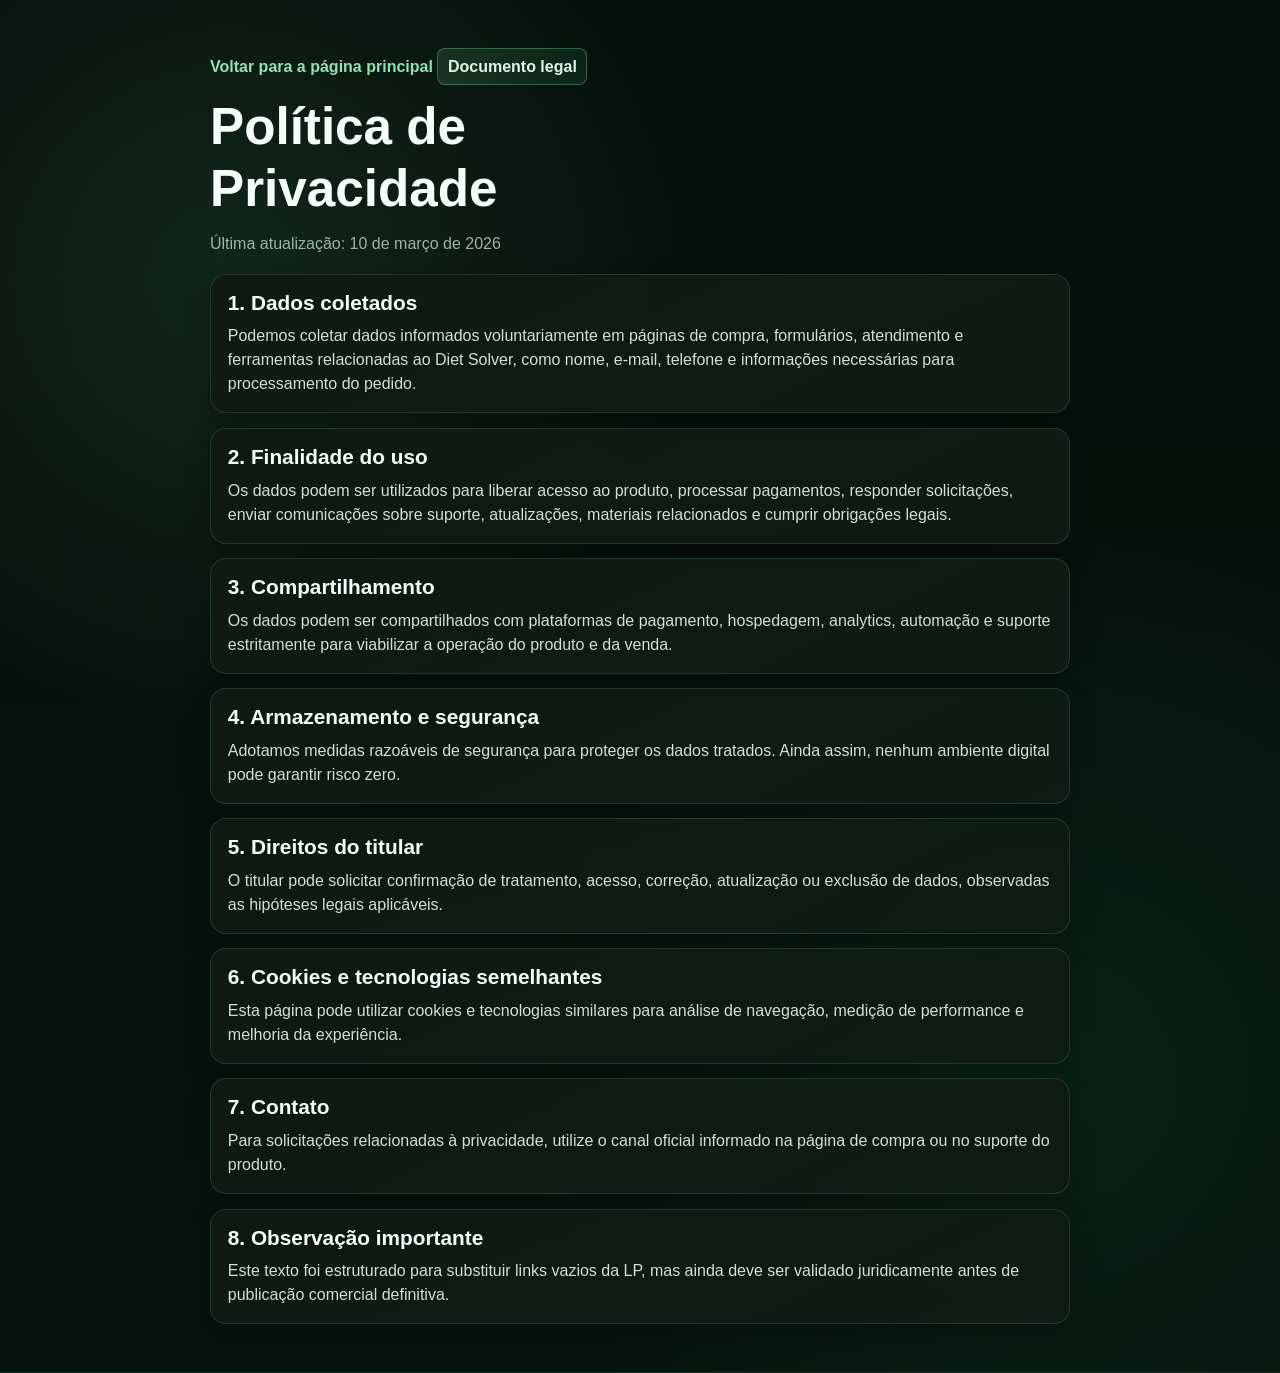
<file: politica-de-privacidade.html>
<!DOCTYPE html>
<html lang="pt-BR">
  <head>
    <meta charset="UTF-8" />
    <meta name="viewport" content="width=device-width, initial-scale=1.0" />
    <title>Política de Privacidade | Diet Solver</title>
    <meta
      name="description"
      content="Política de privacidade da Diet Solver e da Healthy Fit Solutions."
    />
    <link rel="stylesheet" href="CSS/style.css" />
  </head>
  <body>
    <main class="section legal-page" id="conteudo">
      <div class="container legal-container">
        <a class="legal-back" href="index.html">Voltar para a página principal</a>
        <p class="highlight-bar">Documento legal</p>
        <h1>Política de Privacidade</h1>
        <p class="legal-updated">Última atualização: 10 de março de 2026</p>

        <section class="legal-card">
          <h2>1. Dados coletados</h2>
          <p>
            Podemos coletar dados informados voluntariamente em páginas de compra,
            formulários, atendimento e ferramentas relacionadas ao Diet Solver, como
            nome, e-mail, telefone e informações necessárias para processamento do pedido.
          </p>
        </section>

        <section class="legal-card">
          <h2>2. Finalidade do uso</h2>
          <p>
            Os dados podem ser utilizados para liberar acesso ao produto, processar
            pagamentos, responder solicitações, enviar comunicações sobre suporte,
            atualizações, materiais relacionados e cumprir obrigações legais.
          </p>
        </section>

        <section class="legal-card">
          <h2>3. Compartilhamento</h2>
          <p>
            Os dados podem ser compartilhados com plataformas de pagamento, hospedagem,
            analytics, automação e suporte estritamente para viabilizar a operação do
            produto e da venda.
          </p>
        </section>

        <section class="legal-card">
          <h2>4. Armazenamento e segurança</h2>
          <p>
            Adotamos medidas razoáveis de segurança para proteger os dados tratados.
            Ainda assim, nenhum ambiente digital pode garantir risco zero.
          </p>
        </section>

        <section class="legal-card">
          <h2>5. Direitos do titular</h2>
          <p>
            O titular pode solicitar confirmação de tratamento, acesso, correção,
            atualização ou exclusão de dados, observadas as hipóteses legais aplicáveis.
          </p>
        </section>

        <section class="legal-card">
          <h2>6. Cookies e tecnologias semelhantes</h2>
          <p>
            Esta página pode utilizar cookies e tecnologias similares para análise de
            navegação, medição de performance e melhoria da experiência.
          </p>
        </section>

        <section class="legal-card">
          <h2>7. Contato</h2>
          <p>
            Para solicitações relacionadas à privacidade, utilize o canal oficial
            informado na página de compra ou no suporte do produto.
          </p>
        </section>

        <section class="legal-card">
          <h2>8. Observação importante</h2>
          <p>
            Este texto foi estruturado para substituir links vazios da LP, mas ainda
            deve ser validado juridicamente antes de publicação comercial definitiva.
          </p>
        </section>
      </div>
    </main>
  </body>
</html>
</file>
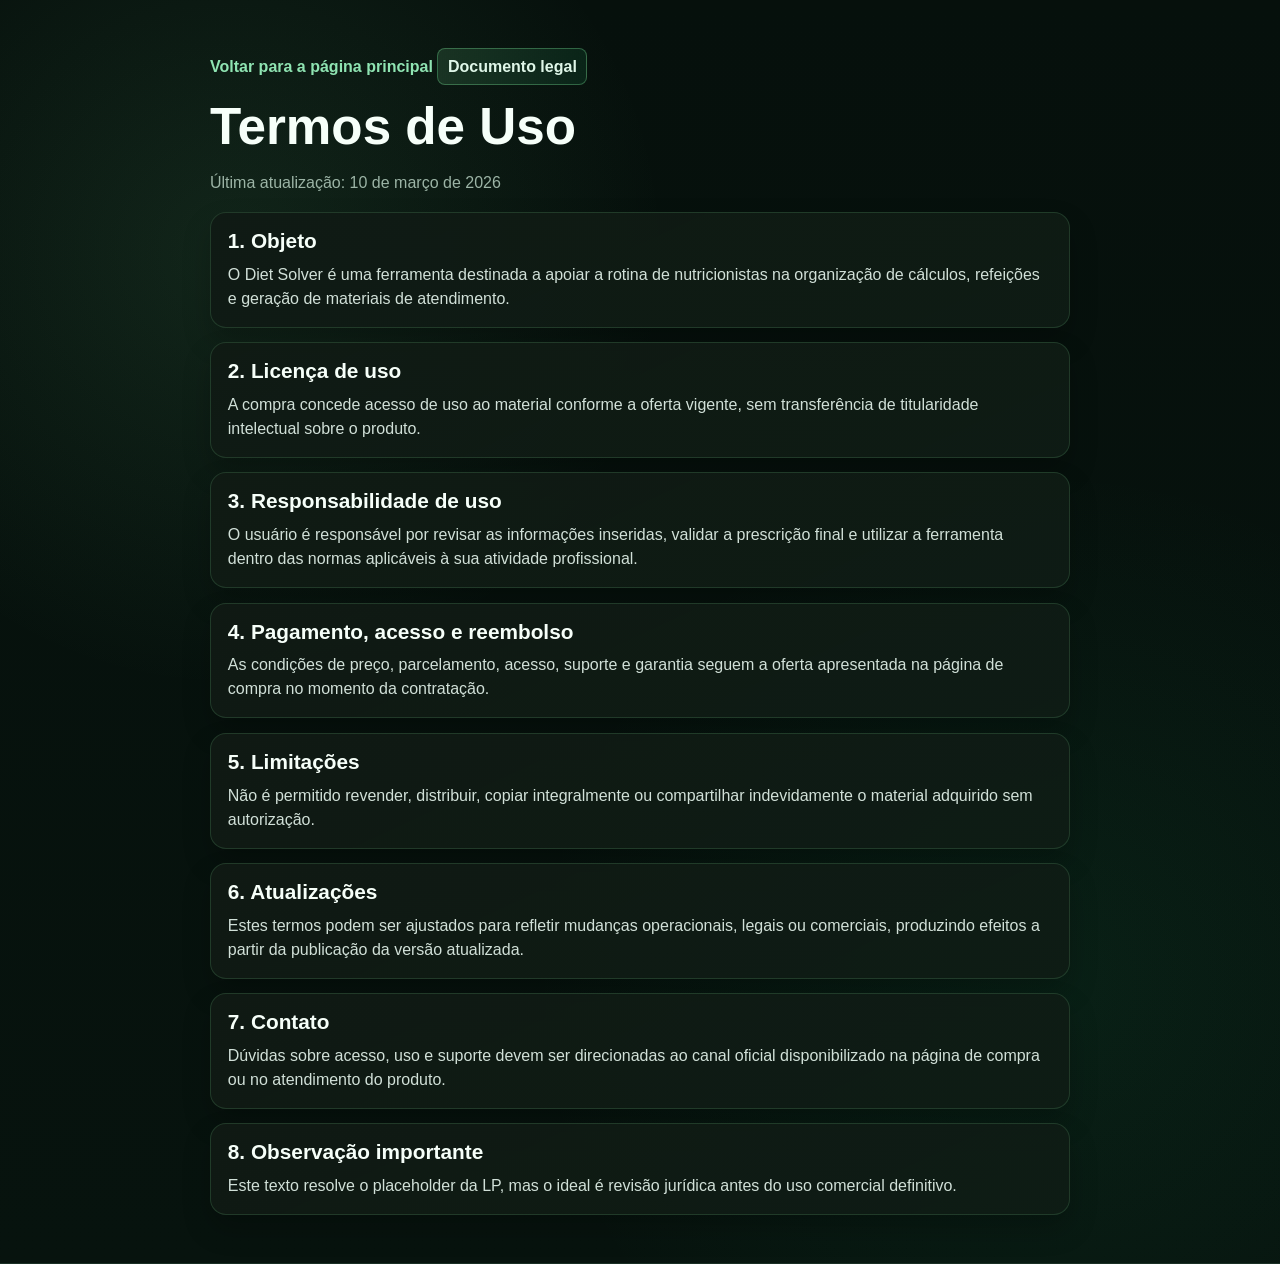
<file: termos-de-uso.html>
<!DOCTYPE html>
<html lang="pt-BR">
  <head>
    <meta charset="UTF-8" />
    <meta name="viewport" content="width=device-width, initial-scale=1.0" />
    <title>Termos de Uso | Diet Solver</title>
    <meta
      name="description"
      content="Termos de uso do Diet Solver e da Healthy Fit Solutions."
    />
    <link rel="stylesheet" href="CSS/style.css" />
  </head>
  <body>
    <main class="section legal-page" id="conteudo">
      <div class="container legal-container">
        <a class="legal-back" href="index.html">Voltar para a página principal</a>
        <p class="highlight-bar">Documento legal</p>
        <h1>Termos de Uso</h1>
        <p class="legal-updated">Última atualização: 10 de março de 2026</p>

        <section class="legal-card">
          <h2>1. Objeto</h2>
          <p>
            O Diet Solver é uma ferramenta destinada a apoiar a rotina de nutricionistas
            na organização de cálculos, refeições e geração de materiais de atendimento.
          </p>
        </section>

        <section class="legal-card">
          <h2>2. Licença de uso</h2>
          <p>
            A compra concede acesso de uso ao material conforme a oferta vigente, sem
            transferência de titularidade intelectual sobre o produto.
          </p>
        </section>

        <section class="legal-card">
          <h2>3. Responsabilidade de uso</h2>
          <p>
            O usuário é responsável por revisar as informações inseridas, validar a
            prescrição final e utilizar a ferramenta dentro das normas aplicáveis à sua
            atividade profissional.
          </p>
        </section>

        <section class="legal-card">
          <h2>4. Pagamento, acesso e reembolso</h2>
          <p>
            As condições de preço, parcelamento, acesso, suporte e garantia seguem a
            oferta apresentada na página de compra no momento da contratação.
          </p>
        </section>

        <section class="legal-card">
          <h2>5. Limitações</h2>
          <p>
            Não é permitido revender, distribuir, copiar integralmente ou compartilhar
            indevidamente o material adquirido sem autorização.
          </p>
        </section>

        <section class="legal-card">
          <h2>6. Atualizações</h2>
          <p>
            Estes termos podem ser ajustados para refletir mudanças operacionais, legais
            ou comerciais, produzindo efeitos a partir da publicação da versão atualizada.
          </p>
        </section>

        <section class="legal-card">
          <h2>7. Contato</h2>
          <p>
            Dúvidas sobre acesso, uso e suporte devem ser direcionadas ao canal oficial
            disponibilizado na página de compra ou no atendimento do produto.
          </p>
        </section>

        <section class="legal-card">
          <h2>8. Observação importante</h2>
          <p>
            Este texto resolve o placeholder da LP, mas o ideal é revisão jurídica antes
            do uso comercial definitivo.
          </p>
        </section>
      </div>
    </main>
  </body>
</html>
</file>
<file: CSS/style.css>
﻿:root {
  --bg: #050905;
  --bg-soft: #0c1510;
  --surface: #101a14;
  --surface-2: #16251d;
  --text: #f6fff9;
  --muted: #c1d0c7;
  --primary: #22c77a;
  --primary-2: #49d6aa;
  --accent: #8fe4b2;
  --danger: #68d7a1;
  --ok: #22c77a;
  --border: #2b4337;
  --shadow: 0 12px 30px rgba(0, 0, 0, 0.35);
  --radius: 14px;
  --container: 1100px;
  --space-1: 0.5rem;
  --space-2: 0.75rem;
  --space-3: 1rem;
  --space-4: 1.5rem;
  --space-5: 2rem;
  --space-6: 3rem;
}

* {
  box-sizing: border-box;
}

html {
  width: 100%;
  max-width: 100%;
  scroll-behavior: smooth;
  overflow-x: hidden;
}

body {
  margin: 0;
  width: 100%;
  max-width: 100%;
  font-family: "Segoe UI", "Arial", sans-serif;
  line-height: 1.5;
  color: var(--text);
  background: linear-gradient(180deg, #050905 0%, #0a130d 42%, #0b1510 100%);
  padding-top: 0;
  overflow-x: hidden;
}

img {
  display: block;
  max-width: 100%;
  height: auto;
}

video,
iframe {
  display: block;
  max-width: 100%;
}

main,
section,
.hero,
.section,
.site-footer,
.video-box,
.video-wrapper,
.solver-showcase,
.showcase-grid,
.showcase-visual {
  max-width: 100%;
  overflow-x: clip;
}

a {
  color: inherit;
  text-decoration: none;
}

.container {
  width: min(100% - 2rem, var(--container));
  margin-inline: auto;
}

.promo-strip {
  position: relative;
  overflow: hidden;
  background: #f31616;
  color: #fff;
  text-align: center;
  padding: 0.5rem 0.85rem;
  font-weight: 700;
  letter-spacing: 0.01em;
  border-bottom: 1px solid rgba(255, 255, 255, 0.2);
  box-shadow: 0 8px 20px rgba(243, 22, 22, 0.28);
  animation: promo-glow 1.8s ease-in-out infinite;
}

.promo-strip p {
  position: relative;
  z-index: 1;
  margin: 0;
  font-size: clamp(0.78rem, 1.45vw, 1.1rem);
  line-height: 1.2;
}

.promo-strip::after {
  content: "";
  position: absolute;
  top: 0;
  left: -35%;
  width: 28%;
  height: 100%;
  transform: skewX(-20deg);
  background: linear-gradient(
    90deg,
    rgba(255, 255, 255, 0) 0%,
    rgba(255, 255, 255, 0.32) 48%,
    rgba(255, 255, 255, 0) 100%
  );
  animation: promo-shine 2.8s linear infinite;
}

@keyframes promo-glow {
  0%,
  100% {
    filter: brightness(1);
  }
  50% {
    filter: brightness(1.14);
  }
}

@keyframes promo-shine {
  0% {
    left: -35%;
    opacity: 0;
  }
  10% {
    opacity: 1;
  }
  45% {
    left: 120%;
    opacity: 0;
  }
  100% {
    left: 120%;
    opacity: 0;
  }
}

.footer-grid a:hover {
  color: #ffffff;
}

.hero {
  padding: var(--space-6) 0 var(--space-5);
  background:
    radial-gradient(circle at 24% 22%, rgba(122, 224, 150, 0.10), transparent 34%),
    radial-gradient(circle at 78% 82%, rgba(34, 199, 122, 0.08), transparent 40%),
    linear-gradient(rgba(5, 9, 5, 0.58), rgba(5, 9, 5, 0.74)),
    url("../assets/fundo-secao-principal.png") center / cover no-repeat;
  background-color: #050905;
  border-bottom: 1px solid #274033;
}

@media (max-width: 767px) {
  .hero {
    background:
      radial-gradient(circle at 24% 20%, rgba(122, 224, 150, 0.08), transparent 38%),
      radial-gradient(circle at 82% 86%, rgba(34, 199, 122, 0.06), transparent 44%),
      linear-gradient(rgba(5, 9, 5, 0.60), rgba(5, 9, 5, 0.76)),
      url("../assets/fundo-secao-principal-mobile.png") center / cover no-repeat;
    background-color: #050905;
  }
}

.hero-vsl {
  width: min(100% - 2rem, 1280px);
  max-width: 1280px;
  margin-inline: auto;
  text-align: center;
}

.hero-vsl h1 {
  margin-inline: auto;
  max-width: 34ch;
  text-wrap: balance;
}

.hero-accent {
  color: #8be6a4;
}

.video-box {
  margin-top: 1rem;
  margin-inline: auto;
  max-width: 980px;
  border: 0;
  border-radius: 14px;
  background: transparent;
  padding: 0;
  box-shadow: none;
  overflow: hidden;
}

.video-wrapper {
  position: relative;
  width: 100%;
  padding-top: 56.25%;
  border-radius: 14px;
  overflow: hidden;
  background: #000;
}

.video-wrapper iframe,
.video-wrapper video {
  position: absolute;
  inset: 0;
  width: 100%;
  height: 100%;
  border: 0;
  object-fit: cover;
  background: #000;
}

.video-controls {
  position: absolute;
  left: 0;
  right: 0;
  bottom: 0;
  max-width: 100%;
  box-sizing: border-box;
  z-index: 2;
  display: flex;
  align-items: center;
  gap: 0.85rem;
  padding: 1rem 1rem 0.85rem;
  background: linear-gradient(180deg, transparent 0%, rgba(0, 0, 0, 0.78) 100%);
}

.video-play-toggle {
  width: 44px;
  height: 44px;
  border: 1px solid rgba(255, 255, 255, 0.18);
  border-radius: 999px;
  background: rgba(8, 14, 10, 0.82);
  color: #fff;
  display: inline-flex;
  align-items: center;
  justify-content: center;
  cursor: pointer;
  flex: 0 0 auto;
  transition: transform 0.15s ease, background 0.2s ease, border-color 0.2s ease;
}

.video-play-toggle:hover {
  transform: translateY(-1px);
  background: rgba(14, 22, 16, 0.92);
  border-color: rgba(122, 224, 150, 0.38);
}

.video-play-icon {
  font-size: 1rem;
  line-height: 1;
}

.video-timeline-wrap {
  flex: 1;
  min-width: 0;
}

.video-progress {
  -webkit-appearance: none;
  appearance: none;
  width: 100%;
  height: 6px;
  margin: 0;
  border-radius: 999px;
  background: linear-gradient(
    90deg,
    #28e85f 0%,
    #28e85f var(--progress, 0%),
    rgba(255, 255, 255, 0.22) var(--progress, 0%),
    rgba(255, 255, 255, 0.22) 100%
  );
  outline: none;
  cursor: pointer;
}

.video-progress::-webkit-slider-thumb {
  -webkit-appearance: none;
  appearance: none;
  width: 16px;
  height: 16px;
  border: 0;
  border-radius: 50%;
  background: #28e85f;
  box-shadow: 0 0 0 3px rgba(40, 232, 95, 0.18);
}

.video-progress::-moz-range-track {
  height: 6px;
  border-radius: 999px;
  background: rgba(255, 255, 255, 0.22);
}

.video-progress::-moz-range-progress {
  height: 6px;
  border-radius: 999px;
  background: #28e85f;
}

.video-progress::-moz-range-thumb {
  width: 16px;
  height: 16px;
  border: 0;
  border-radius: 50%;
  background: #28e85f;
  box-shadow: 0 0 0 3px rgba(40, 232, 95, 0.18);
}

.video-time {
  margin-top: 0.45rem;
  display: flex;
  align-items: center;
  gap: 0.35rem;
  color: rgba(255, 255, 255, 0.92);
  font-size: 0.95rem;
  font-weight: 600;
}

.video-time-separator {
  color: rgba(255, 255, 255, 0.55);
}

.vsl-audio-hint {
  position: absolute;
  left: 50%;
  top: 50%;
  transform: translate(-50%, -50%);
  width: min(50%, 320px);
  min-height: 118px;
  border: 2px solid rgba(255, 255, 255, 0.96);
  border-radius: 6px;
  padding: 0.7rem 0.9rem;
  background: rgba(58, 212, 179, 0.88);
  display: flex;
  align-items: center;
  justify-content: center;
  gap: 0.75rem;
  z-index: 2;
  pointer-events: auto;
  cursor: pointer;
  animation: pulse-soft 2.2s ease-in-out infinite;
  transition:
    opacity 0.22s ease,
    transform 0.22s ease,
    background 0.2s ease,
    border-color 0.2s ease;
}

.vsl-audio-hint:hover {
  background: rgba(58, 212, 179, 0.94);
  border-color: rgba(255, 255, 255, 1);
}

.vsl-audio-hint.is-hidden {
  opacity: 0;
  transform: translate(-50%, -50%) translateY(8px);
  pointer-events: none;
}

.vsl-audio-icon {
  width: 78px;
  height: 60px;
  margin: 0.35rem auto 0.4rem;
  border-radius: 12px;
  background: rgba(255, 255, 255, 0.06);
  display: grid;
  place-items: center;
  flex: 0 0 auto;
}

.vsl-audio-icon svg {
  width: 70px;
  height: 70px;
  fill: none;
  stroke: #fff;
  stroke-width: 1.4;
  stroke-linecap: round;
  stroke-linejoin: round;
}

.vsl-audio-text {
  width: 100%;
  text-align: center;
}

.vsl-audio-text strong {
  display: block;
  font-size: clamp(0.82rem, 1.1vw, 1rem);
  font-weight: 800;
  color: #fff;
  line-height: 1.05;
  text-shadow: 0 2px 10px rgba(0, 0, 0, 0.14);
}

.vsl-audio-text span {
  display: block;
  font-size: clamp(0.78rem, 1.05vw, 0.95rem);
  font-weight: 800;
  color: #fff;
  line-height: 1.05;
  text-shadow: 0 2px 10px rgba(0, 0, 0, 0.14);
}

@keyframes pulse-soft {
  0% {
    transform: translate(-50%, -50%) scale(1);
    box-shadow: 0 0 0 0 rgba(30, 200, 109, 0.35);
  }
  50% {
    transform: translate(-50%, -50%) scale(1.015);
    box-shadow: 0 0 0 12px rgba(30, 200, 109, 0);
  }
  100% {
    transform: translate(-50%, -50%) scale(1);
    box-shadow: 0 0 0 0 rgba(30, 200, 109, 0);
  }
}

@media (max-width: 640px) {
  .solver-showcase {
    display: none;
  }

  .video-controls {
    gap: 0.65rem;
    padding: 0.8rem 0.7rem 0.7rem;
  }

  .video-play-toggle {
    width: 38px;
    height: 38px;
  }

  .video-time {
    margin-top: 0.35rem;
    font-size: 0.82rem;
  }

  .vsl-audio-hint {
    width: min(58%, 220px);
    min-height: 96px;
    padding: 0.55rem 0.65rem;
    border-radius: 6px;
    border-width: 2px;
  }

  .vsl-audio-icon {
    width: 58px;
    height: 46px;
    margin: 0.2rem auto 0.28rem;
    border-radius: 10px;
  }

  .vsl-audio-icon svg {
    width: 52px;
    height: 52px;
  }

  .vsl-audio-text strong {
    font-size: 0.72rem;
  }

  .vsl-audio-text span {
    font-size: 0.7rem;
  }
}

.hero-benefits {
  list-style: none;
  padding: 0;
  margin: 1rem auto 0;
  max-width: 760px;
  width: fit-content;
  display: grid;
  gap: 0.5rem;
  text-align: left;
  justify-items: start;
}

.hero-benefits li {
  display: flex;
  align-items: center;
  justify-content: flex-start;
  gap: 0.5rem;
  color: rgba(255, 255, 255, 0.84);
  font-weight: 500;
  font-size: clamp(0.88rem, 1.02vw, 0.94rem);
  letter-spacing: 0.01em;
}

.hero-benefits svg {
  width: 17px;
  height: 17px;
  flex: 0 0 auto;
  border: 1px solid rgba(137, 230, 164, 0.45);
  border-radius: 50%;
  padding: 1px;
  stroke: rgba(137, 230, 164, 0.72);
  stroke-width: 2.2;
  fill: none;
}

/* Wrapper opcional para centralizacao perfeita do CTA */
.cta-wrapper {
  display: flex;
  justify-content: center;
  width: 100%;
  margin-top: 2.25rem;
}

/* CTA principal do hero (suporta classe existente e alternativa) */
.hero-main-cta,
.cta-hero {
  margin-top: 2.25rem;
  margin-inline: auto;
  display: flex;
  justify-content: center;
  align-items: center;
  width: 100%;
  max-width: 760px;
  padding: 1.125rem 2.25rem;
  font-size: clamp(1rem, 1.2vw, 1.0625rem);
  font-weight: 800;
  letter-spacing: 0;
}

.hero-main-cta:hover,
.cta-hero:hover {
  transform: scale(1.03);
  filter: brightness(1.04);
  box-shadow: 0 14px 30px rgba(40, 232, 95, 0.36);
}

.hero-proof {
  margin-top: 0.75rem;
  width: min(100%, 620px);
  margin-inline: auto;
  text-align: center;
}

.hero-proof-top {
  margin: 0;
  color: #9fb4a8;
  font-size: clamp(0.8rem, 1.05vw, 0.95rem);
}

.hero-proof-bottom {
  margin-top: 0.65rem;
  display: flex;
  align-items: center;
  justify-content: center;
  gap: 0.55rem;
}

.proof-avatars {
  display: flex;
  align-items: center;
  height: 30px;
  overflow: hidden;
}

.proof-avatar {
  width: 30px;
  height: 30px;
  flex: 0 0 30px;
  border-radius: 50%;
  border: 2px solid #0a130f;
  background: #163025;
  display: block;
  margin-left: -7px;
  overflow: hidden;
}

.proof-avatar:first-child {
  margin-left: 0;
}

.proof-avatar img {
  width: 100%;
  height: 100%;
  max-width: none;
  min-width: 100%;
  object-fit: cover;
  display: block;
}

.hero-proof-text {
  margin: 0;
  color: #c9ddd2;
  font-size: clamp(0.82rem, 1.15vw, 0.95rem);
}

.badge {
  display: inline-block;
  background: rgba(122, 224, 150, 0.12);
  border: 1px solid rgba(122, 224, 150, 0.42);
  color: #ddf7e8;
  border-radius: 999px;
  padding: 0.3rem 0.65rem;
  font-size: 0.75rem;
  font-weight: 700;
  margin-bottom: 0.8rem;
  animation: badge-pulse 2.4s ease-in-out infinite;
}

h1,
h2,
h3 {
  margin: 0 0 0.8rem;
  line-height: 1.2;
}

h1 {
  font-size: clamp(1.9rem, 7vw, 3.2rem);
  max-width: 17ch;
}

h2 {
  font-size: clamp(1.4rem, 4vw, 2.1rem);
  max-width: 30ch;
}

.hero-sub {
  color: var(--muted);
  max-width: 55ch;
  margin-inline: auto;
  margin-bottom: 1.25rem;
}

.btn {
  display: inline-flex;
  justify-content: center;
  align-items: center;
  width: 100%;
  font-weight: 800;
  font-size: 0.84rem;
  letter-spacing: 0.2px;
  border-radius: 12px;
  border: 1px solid transparent;
  padding: 0.8rem 0.95rem;
  transition: transform 0.15s ease, box-shadow 0.2s ease, filter 0.2s ease;
}

.btn:focus-visible,
.faq-question:focus-visible {
  outline: 3px solid var(--accent);
  outline-offset: 2px;
}

.btn-primary {
  position: relative;
  overflow: hidden;
  isolation: isolate;
  border-radius: 999px;
  background: linear-gradient(90deg, #28e85f 0%, #1fcf8e 52%, #19c9c9 100%);
  color: #04140d;
  box-shadow: 0 10px 20px rgba(40, 232, 95, 0.32);
}

.btn-primary::after {
  content: "";
  position: absolute;
  top: -35%;
  left: -42%;
  width: 34%;
  height: 170%;
  transform: skewX(-22deg);
  background: linear-gradient(
    90deg,
    rgba(255, 255, 255, 0) 0%,
    rgba(255, 255, 255, 0.48) 50%,
    rgba(255, 255, 255, 0) 100%
  );
  pointer-events: none;
  animation: cta-shine 5s linear infinite;
}

@keyframes cta-shine {
  0% {
    left: -42%;
    opacity: 0;
  }
  2% {
    opacity: 0.95;
  }
  11% {
    left: 120%;
    opacity: 0;
  }
  100% {
    left: 120%;
    opacity: 0;
  }
}

.btn-secondary {
  background: transparent;
  border-color: #37624a;
  color: #e9fff2;
}

.btn:hover {
  transform: translateY(-1px);
  filter: brightness(1.05);
}

.btn:active {
  transform: translateY(1px);
}

.trust-bar {
  margin-top: 1rem;
  display: flex;
  flex-wrap: wrap;
  gap: 0.6rem;
}

.trust-bar span {
  border: 1px solid #2f4f40;
  border-radius: 999px;
  color: #cde8db;
  font-size: 0.78rem;
  padding: 0.3rem 0.7rem;
}

.compare-card ul,
.checklist,
.offer ul {
  margin: 0;
  padding-left: 1rem;
}

.compare-card li,
.checklist li,
.offer li {
  margin-bottom: 0.45rem;
  color: #d0eedf;
}

.section {
  padding: var(--space-6) 0;
  border-bottom: 1px solid #1a3025;
}

.pain {
  position: relative;
  overflow: hidden;
  background: #050905;
  isolation: isolate;
}

.pain .container {
  position: relative;
  z-index: 1;
  max-width: 1100px;
  margin-inline: auto;
}

.pain h2 {
  max-width: 24ch;
  margin-inline: auto;
  text-align: center;
  font-size: clamp(1.35rem, 2.6vw, 2.2rem);
  line-height: 1.05;
  margin-bottom: 1.2rem;
  text-wrap: balance;
}

.pain-accent {
  color: #cbead8;
}

.highlight-bar {
  display: inline-block;
  background: linear-gradient(90deg, rgba(122, 224, 150, 0.14), rgba(34, 199, 122, 0.10));
  border: 1px solid rgba(122, 224, 150, 0.34);
  border-radius: 8px;
  padding: 0.35rem 0.6rem;
  margin: 0 0 0.7rem;
  font-weight: 700;
  color: #dff6e8;
}

.pain .highlight-bar {
  padding: 0.5rem 1rem;
  border-radius: 14px;
  font-size: clamp(0.82rem, 1.15vw, 1.02rem);
  font-weight: 700;
  margin-inline: auto;
  display: table;
}

.bullet-grid {
  list-style: none;
  padding: 0;
  margin: 1rem 0;
  display: grid;
  gap: 0.7rem;
}

.bullet-grid li,
.checklist li {
  background: var(--surface);
  border: 1px solid var(--border);
  border-radius: 10px;
  padding: 0.8rem 0.9rem;
  box-shadow: 0 6px 14px rgba(0, 0, 0, 0.22);
}

.pain .bullet-grid {
  gap: 0.65rem;
}

.pain .bullet-grid li {
  border-radius: 14px;
  padding: 0.72rem 0.9rem;
  font-size: clamp(0.9rem, 1.15vw, 1.25rem);
  border-color: rgba(122, 224, 150, 0.25);
  background:
    linear-gradient(120deg, rgba(14, 27, 20, 0.98), rgba(12, 23, 17, 0.92)),
    radial-gradient(circle at 96% 88%, rgba(122, 224, 150, 0.14), transparent 28%);
  box-shadow:
    inset 0 0 0 1px rgba(122, 224, 150, 0.08),
    0 0 0 1px rgba(122, 224, 150, 0.08),
    0 10px 24px rgba(0, 0, 0, 0.3);
}

.pain .bullet-grid li:last-child {
  grid-column: 1 / -1;
  font-weight: 700;
}

.mini-box {
  margin-top: 1rem;
  border: 1px solid #365443;
  background: linear-gradient(160deg, #172a21, #122219);
  border-radius: 12px;
  padding: 0.95rem;
  color: #d5f9e6;
}

.pain .mini-box {
  margin-top: 0.9rem;
  border-radius: 16px;
  padding: 1rem 1.2rem 0.9rem;
  border-color: rgba(122, 224, 150, 0.3);
  background:
    linear-gradient(135deg, rgba(14, 30, 20, 0.96), rgba(11, 23, 16, 0.96)),
    radial-gradient(circle at 95% 90%, rgba(122, 224, 150, 0.14), transparent 36%);
  box-shadow:
    inset 0 0 0 1px rgba(122, 224, 150, 0.12),
    0 12px 26px rgba(0, 0, 0, 0.35);
}

.pain .mini-box > strong {
  display: block;
  font-size: clamp(1.1rem, 1.8vw, 1.7rem);
  color: #dff6e8;
  margin-bottom: 0.45rem;
}

.mini-box ul {
  margin: 0.55rem 0 0;
  padding-left: 1.1rem;
}

.mini-box li {
  margin-bottom: 0.25rem;
}

.impact-list {
  list-style: none;
  padding: 0;
  margin: 0;
  display: grid;
  gap: 0.3rem;
}

.impact-list li {
  position: relative;
  padding-left: 1.45rem;
  font-size: clamp(0.95rem, 1.25vw, 1.25rem);
  font-weight: 700;
  margin: 0;
}

.impact-list li::before {
  content: "";
  position: absolute;
  left: 0;
  top: 0.33em;
  width: 0.75rem;
  height: 0.75rem;
  border-radius: 50%;
  border: 1.5px solid #7fd89a;
  box-shadow: inset 0 0 0 2px rgba(13, 33, 20, 0.85);
}

.pain .reveal {
  opacity: 0;
  transform: translateY(18px);
  transition: opacity 0.55s ease, transform 0.55s ease;
  will-change: opacity, transform;
}

.pain .reveal.is-visible {
  opacity: 1;
  transform: translateY(0);
}

.pain .bullet-grid li.reveal:nth-child(1) {
  transition-delay: 0.05s;
}
.pain .bullet-grid li.reveal:nth-child(2) {
  transition-delay: 0.12s;
}
.pain .bullet-grid li.reveal:nth-child(3) {
  transition-delay: 0.19s;
}
.pain .bullet-grid li.reveal:nth-child(4) {
  transition-delay: 0.26s;
}
.pain .bullet-grid li.reveal:nth-child(5) {
  transition-delay: 0.33s;
}
.pain .mini-box.reveal {
  transition-delay: 0.38s;
}

.card-grid {
  display: grid;
  gap: 0.9rem;
}

.card,
.step-card,
.compare-card,
.support-box,
.offer-box,
.faq-item {
  background: linear-gradient(155deg, var(--surface), var(--surface-2));
  border: 1px solid var(--border);
  border-radius: var(--radius);
  padding: 1rem;
  box-shadow: var(--shadow);
}

.card p,
.step-card p,
.section-note,
.support-box p,
.faq-answer p,
.site-footer p {
  color: var(--muted);
  margin: 0;
}

.section-note {
  margin-top: 1rem;
  font-weight: 600;
}

.solution {
  position: relative;
  overflow: hidden;
  background: #0a120d;
  isolation: isolate;
}

/* Mantem o conteudo acima da camada de efeitos. */
.solution > :not(.bg-effects),
.pain > :not(.bg-effects) {
  position: relative;
  z-index: 1;
}

/* Camada base dos efeitos de fundo. */
.solution .bg-effects,
.pain .bg-effects {
  position: absolute;
  inset: 0;
  z-index: 0;
  pointer-events: none;
  backface-visibility: hidden;
  transform: translateZ(0);
}

/* Glow horizontal verde (centro da secao). */
.solution .bg-effects::before,
.pain .bg-effects::before {
  content: "";
  position: absolute;
  inset: -6% -10%;
  background:
    radial-gradient(
      ellipse 72% 30% at 50% 46%,
      rgba(122, 224, 150, 0.17) 0%,
      rgba(96, 205, 132, 0.10) 34%,
      rgba(42, 98, 66, 0.05) 58%,
      rgba(7, 11, 18, 0) 82%
    );
  filter: blur(1.2px);
}

/* Textura sutil de particulas/poeira iluminada. */
.solution .bg-effects::after,
.pain .bg-effects::after {
  content: "";
  position: absolute;
  inset: 0;
  background-image:
    radial-gradient(circle at 16% 22%, rgba(208, 255, 220, 0.10) 0 1px, transparent 1.6px),
    radial-gradient(circle at 78% 30%, rgba(180, 244, 203, 0.08) 0 1px, transparent 1.8px),
    radial-gradient(circle at 58% 72%, rgba(158, 232, 184, 0.08) 0 1px, transparent 1.7px),
    radial-gradient(circle at 28% 78%, rgba(150, 218, 176, 0.06) 0 1px, transparent 1.9px);
  background-size: 210px 190px, 250px 220px, 230px 210px, 270px 240px;
  background-repeat: repeat;
  mix-blend-mode: screen;
  opacity: 0.20;
}

/* Seção 3: dark mais suave (menos brilho que a seção 2). */
.solution .bg-effects::before {
  background:
    radial-gradient(
      ellipse 72% 30% at 50% 46%,
      rgba(122, 224, 150, 0.11) 0%,
      rgba(96, 205, 132, 0.07) 34%,
      rgba(42, 98, 66, 0.03) 58%,
      rgba(10, 18, 13, 0) 82%
    );
}

.solution .bg-effects::after {
  background-image:
    radial-gradient(circle at 16% 22%, rgba(208, 255, 220, 0.07) 0 1px, transparent 1.6px),
    radial-gradient(circle at 78% 30%, rgba(180, 244, 203, 0.06) 0 1px, transparent 1.8px),
    radial-gradient(circle at 58% 72%, rgba(158, 232, 184, 0.05) 0 1px, transparent 1.7px),
    radial-gradient(circle at 28% 78%, rgba(150, 218, 176, 0.04) 0 1px, transparent 1.9px);
  opacity: 0.2;
}

@media (min-width: 992px) {
  .pain .bg-effects::before {
    inset: -10% -12%;
    background:
      radial-gradient(
        ellipse 76% 32% at 50% 45%,
        rgba(132, 238, 166, 0.20) 0%,
        rgba(102, 214, 144, 0.12) 34%,
        rgba(44, 97, 67, 0.06) 58%,
        rgba(7, 11, 18, 0) 84%
      );
  }

  .pain .bg-effects::after {
    opacity: 0.24;
  }

  .solution .bg-effects::before {
    inset: -10% -12%;
    background:
      radial-gradient(
        ellipse 76% 32% at 50% 45%,
        rgba(132, 238, 166, 0.14) 0%,
        rgba(102, 214, 144, 0.09) 34%,
        rgba(44, 97, 67, 0.05) 58%,
        rgba(10, 18, 13, 0) 84%
      );
  }

  .solution .bg-effects::after {
    opacity: 0.22;
  }
}

.solution .container {
  max-width: 1100px;
  margin-inline: auto;
}

.solution h2 {
  max-width: 20ch;
  margin-inline: auto;
  text-align: center;
  font-size: clamp(1.5rem, 3vw, 2.45rem);
  line-height: 1.1;
  margin-bottom: 0.55rem;
  color: #f0faf3;
}

.solution-accent {
  color: #8be6a4;
}

.solution .highlight-bar {
  border-radius: 12px;
  padding: 0.42rem 0.85rem;
  font-size: clamp(0.82rem, 1vw, 0.95rem);
  margin-inline: auto;
  display: table;
  color: #dff6e8;
  background: linear-gradient(90deg, rgba(122, 224, 150, 0.14), rgba(34, 199, 122, 0.1));
  border-color: rgba(122, 224, 150, 0.34);
}

.solution-lead {
  margin-top: 0;
  margin-bottom: 0.95rem;
  max-width: 62ch;
  margin-inline: auto;
  text-align: center;
  color: #c4d4cc;
  font-size: clamp(0.96rem, 1.15vw, 1.12rem);
  line-height: 1.45;
  font-weight: 400;
}

.solution .card-grid.four {
  gap: 0.75rem;
}

.solution-card {
  position: relative;
  border-color: rgba(122, 224, 150, 0.24);
  border-radius: 14px;
  padding: 0.9rem 0.9rem 0.82rem;
  background:
    linear-gradient(130deg, rgba(13, 27, 20, 0.95), rgba(15, 33, 24, 0.9)),
    radial-gradient(circle at 95% 94%, rgba(122, 224, 150, 0.1), transparent 34%);
  box-shadow:
    inset 0 0 0 1px rgba(122, 224, 150, 0.08),
    0 8px 18px rgba(0, 0, 0, 0.28);
}

.solution-card::after {
  content: "";
  position: absolute;
  right: -1px;
  bottom: -1px;
  width: 30%;
  height: 3px;
  border-radius: 999px;
  background: linear-gradient(90deg, rgba(169, 255, 96, 0), rgba(169, 255, 96, 0.72));
  filter: blur(0.25px);
}

.solution-card-head {
  display: flex;
  align-items: flex-start;
  gap: 0.55rem;
  margin-bottom: 0.35rem;
}

.solution-icon {
  width: 36px;
  height: 36px;
  border-radius: 9px;
  flex: 0 0 auto;
  display: grid;
  place-items: center;
  border: 1px solid rgba(160, 236, 113, 0.35);
  background: linear-gradient(145deg, rgba(157, 255, 94, 0.18), rgba(48, 103, 67, 0.2));
  box-shadow:
    0 0 9px rgba(157, 255, 94, 0.2),
    inset 0 0 0 1px rgba(210, 255, 156, 0.12);
}

.solution-icon svg {
  width: 20px;
  height: 20px;
  stroke: #d6f8b2;
  fill: none;
  stroke-width: 1.85;
  stroke-linecap: round;
  stroke-linejoin: round;
}

.solution-card h3 {
  margin: 0;
  font-size: clamp(1rem, 1.2vw, 1.2rem);
  line-height: 1.15;
  color: #f0fbf4;
}

.solution-card p {
  color: #d9eade;
  margin: 0;
  font-size: clamp(0.92rem, 1.05vw, 1rem);
  line-height: 1.45;
}

.solution .reveal {
  opacity: 0;
  transform: translateY(18px);
  transition: opacity 0.55s ease, transform 0.55s ease;
  will-change: opacity, transform;
}

.solution .reveal.is-visible {
  opacity: 1;
  transform: translateY(0);
}

.solution .solution-card.reveal:nth-child(1) {
  transition-delay: 0.08s;
}
.solution .solution-card.reveal:nth-child(2) {
  transition-delay: 0.16s;
}
.solution .solution-card.reveal:nth-child(3) {
  transition-delay: 0.24s;
}
.solution .solution-card.reveal:nth-child(4) {
  transition-delay: 0.32s;
}

.beneficios-sub {
  text-align: center;
  margin-top: 0;
  margin-bottom: 0.95rem;
  max-width: 62ch;
  margin-inline: auto;
  color: #95a993;
}

#beneficios {
  background:
    radial-gradient(circle at 50% 20%, rgba(122, 224, 150, 0.1), transparent 32%),
    linear-gradient(180deg, #070d08 0%, #0a120d 100%);
}

#beneficios h2 {
  max-width: 20ch;
  margin-inline: auto;
  text-align: center;
  font-size: clamp(1.5rem, 3vw, 2.45rem);
  line-height: 1.1;
  margin-bottom: 0.55rem;
  color: #f0faf3;
}

#beneficios .highlight-bar {
  margin-inline: auto;
  display: table;
}

.beneficios-compare {
  display: grid;
  gap: 1rem;
  justify-content: center;
  max-width: 1120px;
  margin-inline: auto;
}

.beneficio-panel {
  background: linear-gradient(140deg, rgba(20, 31, 26, 0.94), rgba(17, 27, 22, 0.9));
  border: 1px solid rgba(122, 224, 150, 0.2);
  border-radius: 18px;
  padding: 1.15rem 1.1rem;
  box-shadow: 0 10px 24px rgba(0, 0, 0, 0.32);
}

.beneficios-reveal {
  opacity: 0;
  transform: translateY(14px);
  transition: opacity 0.45s ease, transform 0.45s ease;
}

.beneficios-reveal.is-visible {
  opacity: 1;
  transform: translateY(0);
}

/* Efeito puf nos quadrados ao entrar na viewport. */
.puff-reveal {
  opacity: 0;
  transform: scale(0.94);
  filter: blur(4px);
  transition: transform 0.55s ease, opacity 0.55s ease, filter 0.55s ease;
  will-change: transform, opacity, filter;
}

.puff-reveal.is-visible {
  opacity: 1;
  transform: scale(1);
  filter: blur(0);
}

.beneficios-compare .puff-reveal:nth-child(1) {
  transition-delay: 0.06s;
}

.beneficios-compare .puff-reveal:nth-child(2) {
  transition-delay: 0.16s;
}

.beneficio-panel h3 {
  margin: 0 0 0.85rem;
  font-size: clamp(1.05rem, 1.5vw, 1.35rem);
  letter-spacing: 0.02em;
}

.beneficio-panel ul {
  list-style: none;
  margin: 0;
  padding: 0;
  display: grid;
  gap: 0.75rem;
}

.beneficio-panel li {
  position: relative;
  padding-left: 1.8rem;
  color: #c8d7cf;
  font-size: clamp(0.95rem, 1.2vw, 1.1rem);
}

.beneficio-panel li::before {
  content: "";
  position: absolute;
  left: 0;
  top: 0.19rem;
  width: 1.05rem;
  height: 1.05rem;
  border-radius: 50%;
  display: grid;
  place-items: center;
  font-size: 0.72rem;
  font-weight: 700;
  line-height: 1;
}

.beneficio-panel.before {
  border-color: rgba(255, 91, 91, 0.3);
}

.beneficio-panel.before h3 {
  color: #ff5757;
}

.beneficio-panel.before li::before {
  content: "×";
  color: #ff5757;
  border: 1.5px solid #ff5757;
  box-shadow: inset 0 0 0 2px rgba(45, 10, 10, 0.92);
}

.beneficio-panel.after {
  border-color: rgba(92, 228, 142, 0.34);
}

.beneficio-panel.after h3 {
  color: #4de09a;
}

.beneficio-panel.after li::before {
  content: "✓";
  color: #4de09a;
  border: 1.5px solid #4de09a;
  box-shadow: inset 0 0 0 2px rgba(7, 35, 20, 0.95);
}

@media (min-width: 900px) {
  .beneficios-compare {
    grid-template-columns: 1fr 1fr;
  }
}

#como-funciona {
  position: relative;
  overflow: hidden;
  background:
    radial-gradient(circle at 50% 34%, rgba(122, 224, 150, 0.11), transparent 44%),
    linear-gradient(180deg, #070d08 0%, #08110c 100%);
}

#como-funciona .highlight-bar,
#como-funciona h2 {
  text-align: center;
  margin-inline: auto;
}

#como-funciona .highlight-bar {
  display: table;
}

#como-funciona h2 {
  max-width: 18ch;
  font-size: clamp(1.55rem, 3.1vw, 2.45rem);
  margin-bottom: 1.2rem;
  line-height: 1.1;
}

.steps {
  position: relative;
  display: grid;
  gap: 1rem;
}

.step-card {
  position: relative;
  isolation: isolate;
  background: linear-gradient(155deg, rgba(16, 27, 21, 0.95), rgba(17, 31, 24, 0.9));
  border-color: rgba(122, 224, 150, 0.27);
  box-shadow: 0 14px 30px rgba(0, 0, 0, 0.34);
  padding: 1.1rem 1rem 1rem;
  transition: transform 0.28s ease, box-shadow 0.28s ease, border-color 0.28s ease;
}

.step-card:hover {
  transform: translateY(-6px);
  border-color: rgba(139, 230, 164, 0.48);
  box-shadow: 0 18px 36px rgba(0, 0, 0, 0.45);
}

.step-icon {
  width: 42px;
  height: 42px;
  border-radius: 11px;
  display: inline-grid;
  place-items: center;
  margin-bottom: 0.7rem;
  border: 1px solid rgba(147, 235, 171, 0.38);
  background: linear-gradient(140deg, rgba(102, 220, 141, 0.2), rgba(18, 49, 34, 0.56));
}

.step-icon svg {
  width: 20px;
  height: 20px;
  stroke: #d6f8b2;
  fill: none;
  stroke-width: 1.8;
  stroke-linecap: round;
  stroke-linejoin: round;
}

.step-index {
  display: block;
  font-size: clamp(2rem, 3.2vw, 3rem);
  line-height: 1;
  font-weight: 800;
  color: #56da8e;
  margin-bottom: 0.4rem;
}

.step-card h3 {
  margin: 0 0 0.45rem;
  font-size: clamp(1.18rem, 1.55vw, 1.55rem);
  line-height: 1.2;
}

.step-card p {
  margin: 0;
  font-size: clamp(0.96rem, 1.05vw, 1.06rem);
}

.step-card small {
  color: #cfeedd;
  display: block;
  margin-top: 0.55rem;
  font-size: 0.95rem;
}

.calc-section {
  background:
    repeating-linear-gradient(
      135deg,
      rgba(150, 220, 178, 0.04) 0 2px,
      transparent 2px 16px
    ),
    repeating-linear-gradient(
      45deg,
      rgba(120, 196, 155, 0.03) 0 1px,
      transparent 1px 14px
    ),
    radial-gradient(circle at 50% 12%, rgba(78, 220, 145, 0.12), transparent 38%),
    linear-gradient(180deg, #050b08 0%, #070f0c 100%);
  background-size: auto, auto, auto, auto;
  background-repeat: repeat, repeat, no-repeat, no-repeat;
}

.calc-card {
  max-width: 920px;
  margin: 0 auto;
  padding: clamp(1rem, 2.5vw, 2rem);
  border-radius: 22px;
  border: 1px solid rgba(120, 230, 165, 0.22);
  background:
    linear-gradient(145deg, rgba(14, 21, 18, 0.92), rgba(13, 20, 17, 0.92)),
    radial-gradient(circle at 50% 0%, rgba(100, 230, 160, 0.1), transparent 50%);
  box-shadow:
    0 20px 55px rgba(0, 0, 0, 0.45),
    inset 0 0 0 1px rgba(120, 230, 165, 0.08);
  text-align: center;
}

.calc-pill {
  display: inline-flex;
  margin: 0 0 0.9rem;
  padding: 0.35rem 0.75rem;
  border-radius: 999px;
  border: 1px solid rgba(120, 230, 165, 0.35);
  background: rgba(32, 88, 60, 0.28);
  color: #d8ffe8;
  font-weight: 700;
  font-size: 0.82rem;
  letter-spacing: 0.03em;
  text-transform: uppercase;
}

.calc-card h2 {
  margin: 0 auto;
  max-width: 28ch;
  font-size: clamp(1.35rem, 2.35vw, 2.1rem);
  line-height: 1.1;
  color: #f2fff7;
  text-align: center;
  text-wrap: balance;
}

.calc-subtitle {
  margin: 0.7rem auto 1.35rem;
  max-width: 60ch;
  color: #aec8ba;
}

.calc-input-grid {
  display: grid;
  gap: 0.8rem;
  margin-bottom: 1rem;
  grid-template-columns: repeat(3, minmax(0, 1fr));
}

.calc-field {
  text-align: left;
}

.calc-field label {
  display: block;
  margin-bottom: 0.4rem;
  color: #9db9ab;
  font-size: 0.85rem;
  font-weight: 700;
  letter-spacing: 0.02em;
  text-transform: uppercase;
}

.calc-field input {
  width: 100%;
  border: 1px solid rgba(120, 230, 165, 0.2);
  border-radius: 12px;
  background: #0b1410;
  color: #eafff3;
  padding: 0.85rem 0.9rem;
  font-size: 1.1rem;
  outline: none;
}

.calc-field input:focus {
  border-color: rgba(120, 230, 165, 0.5);
  box-shadow: 0 0 0 2px rgba(120, 230, 165, 0.16);
}

.calc-result-grid {
  display: grid;
  gap: 0.8rem;
  grid-template-columns: repeat(2, minmax(0, 1fr));
  margin-bottom: 0.8rem;
}

.calc-result-box {
  border-radius: 14px;
  border: 1px solid rgba(120, 230, 165, 0.16);
  background: #0a1210;
  padding: 0.9rem 0.8rem;
  color: #d9efe3;
}

.calc-result-box strong {
  color: #43e19a;
}

.calc-highlight {
  margin-bottom: 0.8rem;
  border-radius: 14px;
  border: 1px solid rgba(120, 230, 165, 0.24);
  background: linear-gradient(135deg, rgba(30, 70, 52, 0.33), rgba(14, 33, 24, 0.33));
  padding: 0.95rem;
  font-size: clamp(1.05rem, 2vw, 1.5rem);
  font-weight: 700;
  color: #d7ffeb;
}

.calc-highlight strong {
  color: #39df97;
}

.calc-final-box {
  margin-top: 0.35rem;
  border-radius: 18px;
  border: 1px solid rgba(120, 230, 165, 0.25);
  background: linear-gradient(150deg, rgba(20, 45, 33, 0.48), rgba(14, 27, 21, 0.48));
  padding: 1.05rem 0.9rem;
}

.calc-final-label {
  margin: 0 0 0.35rem;
  color: #92ab9c;
  text-transform: uppercase;
  font-size: 0.78rem;
  letter-spacing: 0.08em;
  font-weight: 700;
}

.calc-final-value {
  margin: 0;
  font-size: clamp(1.85rem, 4.6vw, 3rem);
  line-height: 1;
  font-weight: 800;
  color: #39df97;
  text-shadow: 0 0 22px rgba(57, 223, 151, 0.16);
}

.calc-note {
  margin: 0.8rem 0 1rem;
  color: #8ea99b;
  font-size: 0.9rem;
}

.calc-cta {
  width: 100%;
  max-width: 680px;
  margin-inline: auto;
}

@media (min-width: 1024px) {
  .calc-card {
    max-width: 860px;
    padding: 1.3rem 1.35rem;
  }

  .calc-subtitle {
    margin-bottom: 1.1rem;
  }
}

.compare-grid,
.content-grid,
.footer-grid {
  display: grid;
  gap: 1rem;
}

.compare-card.before {
  border-color: #3e5d4b;
}

.compare-card.after {
  border-color: #3a7256;
}

.testimonials-section {
  background:
    radial-gradient(circle at 20% 18%, rgba(122, 224, 150, 0.1), transparent 36%),
    radial-gradient(circle at 82% 80%, rgba(34, 199, 122, 0.08), transparent 42%),
    linear-gradient(180deg, #060f0a 0%, #06110c 100%);
}

.testimonials-section .highlight-bar {
  margin-inline: auto;
  display: table;
}

.testimonials-section h2 {
  max-width: 28ch;
  margin-inline: auto;
  margin-bottom: 0.55rem;
  text-align: center;
  font-size: clamp(1.5rem, 3vw, 2.45rem);
  line-height: 1.1;
  color: #f0faf3;
  text-wrap: balance;
}

.testimonials-title span {
  display: block;
}

.testimonials-sub {
  margin: 0 auto 1rem;
  max-width: 62ch;
  text-align: center;
  color: #9eb4a7;
  font-size: clamp(0.95rem, 1.05vw, 1.05rem);
}

.testimonials-carousel {
  margin-top: 1.1rem;
}

.testimonials-marquee {
  position: relative;
  overflow-x: auto;
  overflow-y: hidden;
  padding-bottom: 0.55rem;
  -webkit-mask-image: linear-gradient(
    90deg,
    transparent 0%,
    rgba(0, 0, 0, 1) 8%,
    rgba(0, 0, 0, 1) 92%,
    transparent 100%
  );
  mask-image: linear-gradient(
    90deg,
    transparent 0%,
    rgba(0, 0, 0, 1) 8%,
    rgba(0, 0, 0, 1) 92%,
    transparent 100%
  );
  scroll-snap-type: none;
  -webkit-overflow-scrolling: touch;
  scrollbar-width: thin;
  scrollbar-color: transparent transparent;
  cursor: grab;
  touch-action: pan-x;
  overscroll-behavior-x: contain;
  scroll-behavior: auto;
  -ms-overflow-style: none;
  user-select: none;
  -webkit-user-select: none;
}

.testimonials-track {
  display: flex;
  gap: 1rem;
  align-items: start;
  width: max-content;
  padding-inline: 0.1rem;
}

.testimonials-marquee::-webkit-scrollbar {
  height: 0;
  display: none;
}

.testimonials-marquee::-webkit-scrollbar-track {
  background: transparent;
}

.testimonials-marquee::-webkit-scrollbar-thumb {
  background: transparent;
}

.testimonials-marquee:active {
  cursor: grabbing;
}

.testimonials-marquee.is-dragging {
  cursor: grabbing;
}

.testimonial {
  position: relative;
  flex: 0 0 auto;
  border-radius: 20px;
  padding: 1.15rem 1.15rem 1.05rem;
  border: 1px solid rgba(122, 224, 150, 0.2);
  background:
    linear-gradient(145deg, rgba(13, 27, 20, 0.94), rgba(11, 24, 18, 0.94)),
    radial-gradient(circle at 90% 90%, rgba(122, 224, 150, 0.11), transparent 36%);
  box-shadow:
    inset 0 0 0 1px rgba(122, 224, 150, 0.07),
    0 12px 30px rgba(0, 0, 0, 0.33);
  transition: transform 0.2s ease, border-color 0.2s ease, box-shadow 0.2s ease;
}

.testimonial-image-card {
  margin: 0;
  padding: 0;
  overflow: hidden;
  background:
    linear-gradient(145deg, rgba(13, 27, 20, 0.94), rgba(11, 24, 18, 0.94)),
    radial-gradient(circle at 90% 90%, rgba(122, 224, 150, 0.11), transparent 36%);
}

.testimonial-image-card::before {
  content: none;
}

.testimonial-image-card img {
  width: min(320px, 28vw);
  aspect-ratio: 9 / 16;
  object-fit: cover;
  display: block;
  user-select: none;
  -webkit-user-select: none;
  -webkit-touch-callout: none;
  pointer-events: none;
}

.testimonial:hover {
  transform: translateY(-4px);
  border-color: rgba(122, 224, 150, 0.42);
  box-shadow:
    inset 0 0 0 1px rgba(122, 224, 150, 0.12),
    0 16px 34px rgba(0, 0, 0, 0.38);
}

.testimonial::before {
  content: "“";
  position: absolute;
  right: 1rem;
  top: 0.65rem;
  color: rgba(122, 224, 150, 0.25);
  font-size: 3rem;
  line-height: 1;
  font-weight: 700;
}

.testimonial-stars {
  margin: 0 0 0.6rem;
  color: #72e8a8;
  letter-spacing: 0.08em;
  font-size: 0.9rem;
  font-weight: 700;
}

.testimonial-text {
  margin: 0;
  color: #d7e6de;
  font-size: clamp(1rem, 1.2vw, 1.08rem);
  line-height: 1.55;
}

.testimonial-author {
  margin: 0.95rem 0 0;
  padding-top: 0.75rem;
  border-top: 1px solid rgba(122, 224, 150, 0.2);
}

.testimonial-author strong {
  display: block;
  margin: 0;
  color: #f6fff9;
  font-size: clamp(1.02rem, 1.2vw, 1.15rem);
}

.testimonial-author span {
  display: block;
  margin-top: 0.22rem;
  color: #9fb4a7;
  font-size: 0.88rem;
}

.offer {
  position: relative;
  overflow: hidden;
  isolation: isolate;
  background:
    radial-gradient(circle at 50% 12%, rgba(122, 224, 150, 0.14), transparent 40%),
    radial-gradient(circle at 14% 84%, rgba(34, 199, 122, 0.08), transparent 46%),
    linear-gradient(180deg, #060d08 0%, #07110c 100%);
}

.offer::before {
  content: "";
  position: absolute;
  inset: 0;
  background: url("../assets/oferta-bg.png") center / cover no-repeat;
  opacity: 0.14;
  pointer-events: none;
  z-index: 0;
}

.offer-wrap {
  position: relative;
  z-index: 1;
  max-width: 760px;
  margin-inline: auto;
  text-align: center;
}

.offer-pill {
  display: inline-block;
  margin: 0 0 0.75rem;
  padding: 0.42rem 1rem;
  position: relative;
  overflow: hidden;
  border-radius: 999px;
  border: 1px solid rgba(122, 224, 150, 0.35);
  background: rgba(26, 58, 41, 0.45);
  color: #8ce3af;
  letter-spacing: 0.09em;
  font-size: clamp(0.72rem, 1vw, 0.9rem);
  font-weight: 700;
  animation: offer-pill-pulse 2.8s ease-in-out infinite;
}

.offer-pill::after {
  content: "";
  position: absolute;
  top: -20%;
  left: -38%;
  width: 30%;
  height: 160%;
  transform: skewX(-20deg);
  background: linear-gradient(
    90deg,
    rgba(255, 255, 255, 0) 0%,
    rgba(210, 255, 230, 0.42) 50%,
    rgba(255, 255, 255, 0) 100%
  );
  pointer-events: none;
  animation: offer-pill-shine 4.2s linear infinite;
}

.offer-title {
  margin: 0 auto;
  max-width: 18ch;
  font-size: clamp(1.5rem, 3vw, 2.2rem);
  line-height: 1.15;
  color: #f2fcf6;
}

.offer-subtitle {
  margin: 0.8rem auto 1.2rem;
  max-width: 27ch;
  color: #b4c7bc;
  font-size: clamp(0.95rem, 1.15vw, 1.1rem);
}

.offer-box {
  max-width: 700px;
  margin-inline: auto;
  border: 1px solid rgba(122, 224, 150, 0.26);
  border-radius: 18px;
  padding: clamp(0.95rem, 2.2vw, 1.4rem);
  background:
    radial-gradient(circle at 50% 0%, rgba(122, 224, 150, 0.12), transparent 48%),
    linear-gradient(170deg, rgba(13, 26, 20, 0.94), rgba(10, 19, 15, 0.96));
  box-shadow:
    inset 0 0 0 1px rgba(122, 224, 150, 0.08),
    0 16px 34px rgba(0, 0, 0, 0.34);
}

.offer-box h3 {
  margin: 0;
  font-size: clamp(1.35rem, 2vw, 1.85rem);
  color: #f1fbf5;
}

.offer-box h3 span {
  color: #73e1a5;
}

.offer-audience,
.offer-benefits {
  list-style: none;
  padding: 0;
  text-align: left;
}

.offer-audience {
  margin: 0.75rem 0 0;
  padding-bottom: 0.75rem;
  border-bottom: 1px solid rgba(122, 224, 150, 0.22);
}

.offer-audience li,
.offer-benefits li {
  position: relative;
  margin: 0;
  padding: 0.34rem 0 0.34rem 1.75rem;
  color: #d2e4db;
  font-size: clamp(0.92rem, 1.1vw, 1rem);
}

.offer-audience li::before,
.offer-benefits li::before {
  content: "✓";
  position: absolute;
  left: 0;
  top: 0.28rem;
  color: #69d99d;
  font-weight: 800;
  font-size: 1rem;
}

.offer-price {
  margin: 0.65rem 0 0.7rem;
  padding: 0.8rem 0.15rem;
  border-bottom: 1px solid rgba(122, 224, 150, 0.22);
  border-top: 1px solid rgba(122, 224, 150, 0.22);
}

.offer-preprice {
  margin: 0 0 0.55rem;
  color: #a9c0b2;
  font-size: clamp(0.84rem, 0.98vw, 0.96rem);
  line-height: 1.4;
  text-align: center;
}

.offer-price-old {
  margin: 0;
  color: #8ca093;
  font-size: clamp(0.9rem, 1vw, 1.02rem);
}

.offer-price-main {
  margin: 0.22rem 0 0;
  color: #e6f2eb;
  font-size: clamp(1.22rem, 1.9vw, 1.75rem);
}

.offer-price-main strong,
.offer-price-cash strong {
  color: #6be09f;
}

.offer-price-cash {
  margin: 0.05rem 0 0;
  color: #e6f2eb;
  font-size: clamp(1.22rem, 2.1vw, 2.05rem);
}

.offer-benefits {
  margin: 0.65rem 0 0.8rem;
}

.offer-cta {
  width: 100%;
  max-width: 540px;
  margin-inline: auto;
  border-radius: 12px;
  background: linear-gradient(90deg, #28e85f 0%, #1fcf8e 52%, #19c9c9 100%);
  color: #04140d;
  font-size: clamp(0.95rem, 1.2vw, 1.12rem);
  font-weight: 800;
  padding: 0.82rem 1rem;
  border: 1px solid rgba(120, 230, 165, 0.3);
  box-shadow: 0 10px 22px rgba(40, 232, 95, 0.28);
}

.offer-proof {
  margin: 0.75rem 0 0;
  color: #a8beaf;
  font-size: clamp(0.8rem, 0.95vw, 0.9rem);
}

.offer-proof strong {
  color: #e1f2e8;
}

.offer-footnote {
  margin: 0.35rem 0 0;
  color: #8fa295;
  font-size: clamp(0.8rem, 0.9vw, 0.88rem);
}

.guarantee {
  position: relative;
  overflow: hidden;
  background:
    radial-gradient(circle at 50% 25%, rgba(122, 224, 150, 0.12), transparent 44%),
    linear-gradient(180deg, #06100d 0%, #050d0a 100%);
}

.guarantee-wrap {
  max-width: 820px;
  margin-inline: auto;
  text-align: center;
}

.guarantee-badge {
  width: 190px;
  height: 190px;
  margin: 0 auto 1rem;
  position: relative;
  animation: guarantee-badge-float 3.6s ease-in-out infinite;
}

.guarantee-badge::before {
  content: none;
}

.guarantee-badge::after {
  content: none;
}

.guarantee-badge-img {
  display: block;
  width: 100%;
  height: 100%;
  object-fit: contain;
  filter: drop-shadow(0 0 20px rgba(240, 189, 88, 0.28));
  position: relative;
  z-index: 1;
}

.guarantee h2 {
  margin: 0 auto;
  max-width: 20ch;
  text-align: center;
  text-wrap: balance;
}

.guarantee-lead {
  margin: 0.85rem auto 0;
  max-width: 34ch;
  color: #b7c8c0;
  font-size: clamp(1.05rem, 1.7vw, 1.65rem);
  line-height: 1.45;
}

.guarantee-lead strong {
  color: #e8f8ef;
}

.guarantee-note {
  margin: 0.9rem auto 0;
  max-width: 48ch;
  color: #8ca096;
  font-size: clamp(0.92rem, 1.1vw, 1.08rem);
  line-height: 1.45;
}

@keyframes guarantee-badge-float {
  0%,
  100% {
    transform: translateY(0) scale(1);
    filter: brightness(1);
  }
  50% {
    transform: translateY(-5px) scale(1.015);
    filter: brightness(1.06);
  }
}

@keyframes offer-pill-pulse {
  0%,
  100% {
    box-shadow: 0 0 0 0 rgba(122, 224, 150, 0.18);
    filter: brightness(1);
  }
  50% {
    box-shadow: 0 0 0 7px rgba(122, 224, 150, 0);
    filter: brightness(1.08);
  }
}

@keyframes offer-pill-shine {
  0% {
    left: -38%;
    opacity: 0;
  }
  6% {
    opacity: 1;
  }
  22% {
    left: 120%;
    opacity: 0;
  }
  100% {
    left: 120%;
    opacity: 0;
  }
}

@media (max-width: 700px) {
  .offer-title {
    max-width: 18ch;
  }

  .offer-subtitle {
    max-width: 23ch;
  }

  .offer-proof {
    line-height: 1.5;
  }
}

@media (max-width: 480px) {
  .guarantee-badge {
    width: 150px;
    height: 150px;
  }
}

.faq-list {
  display: grid;
  gap: 0.8rem;
}

.faq-item {
  padding: 0;
  overflow: hidden;
}

.faq-question {
  width: 100%;
  border: 0;
  background: transparent;
  color: #f4f7ff;
  text-align: left;
  font-size: 1rem;
  font-weight: 700;
  padding: 1rem;
  cursor: pointer;
}

.faq-question::after {
  content: "+";
  float: right;
}

.faq-question[aria-expanded="true"]::after {
  content: "-";
}

.faq-answer {
  padding: 0 1rem 1rem;
}

.faq-guarantee {
  background:
    radial-gradient(circle at 20% 25%, rgba(122, 224, 150, 0.1), transparent 42%),
    radial-gradient(circle at 85% 78%, rgba(34, 199, 122, 0.08), transparent 46%),
    linear-gradient(180deg, #060f0a 0%, #07120d 100%);
  color: var(--text);
}

.faq-guarantee-grid {
  display: grid;
  gap: 1.4rem;
  align-items: start;
}

.faq-guarantee-left {
  padding: 1rem 0.4rem;
  text-align: center;
}

.faq-guarantee-left h2 {
  margin: 0.2rem auto 0;
  max-width: 20ch;
  color: #f2fff7;
  font-size: clamp(1.45rem, 2.8vw, 2.1rem);
  line-height: 1.15;
}

.faq-guarantee-text {
  margin: 0.9rem auto 1.1rem;
  max-width: 42ch;
  color: #a8beb1;
  font-size: 1rem;
  line-height: 1.55;
}

.faq-guarantee .guarantee-badge {
  margin: 0 auto 0.5rem;
}

.faq-guarantee-right h2 {
  margin: 0 0 0.9rem;
  max-width: none;
  color: #f1fbf5;
  font-size: clamp(1.45rem, 2.6vw, 2.1rem);
}

.faq-guarantee-right h2 span {
  color: #74e2a6;
}

.faq-guarantee .faq-list {
  gap: 0.65rem;
}

.faq-guarantee .faq-item {
  border-radius: 12px;
  background: linear-gradient(155deg, rgba(16, 27, 21, 0.95), rgba(17, 31, 24, 0.9));
  border: 1px solid rgba(122, 224, 150, 0.18);
  box-shadow: 0 8px 18px rgba(0, 0, 0, 0.28);
  transition: border-color 0.2s ease, box-shadow 0.2s ease;
}

.faq-guarantee .faq-item:hover {
  border-color: rgba(122, 224, 150, 0.36);
  box-shadow: 0 12px 24px rgba(0, 0, 0, 0.34);
}

.faq-guarantee .faq-question {
  color: #f2fbf5;
  font-size: clamp(0.98rem, 1.05vw, 1.04rem);
  padding: 0.95rem 2.5rem 0.95rem 1rem;
  line-height: 1.3;
  font-weight: 600;
}

.faq-guarantee .faq-question::after {
  content: "+";
  color: #92d9b2;
  font-size: 1.2rem;
  font-weight: 400;
  float: none;
  position: absolute;
  right: 1rem;
  top: 50%;
  transform: translateY(-50%);
  transition: transform 0.2s ease, color 0.2s ease;
}

.faq-guarantee .faq-question {
  position: relative;
}

.faq-guarantee .faq-question:hover {
  color: #ffffff;
}

.faq-guarantee .faq-question[aria-expanded="true"]::after {
  content: "−";
  color: #6de5a4;
}

.faq-guarantee .faq-answer p {
  color: #b7cbbf;
  line-height: 1.55;
}

.faq-guarantee .faq-answer {
  padding: 0 1rem 1rem;
  border-top: 1px solid rgba(122, 224, 150, 0.14);
}

@media (min-width: 960px) {
  .faq-guarantee-grid {
    grid-template-columns: 0.95fr 1.05fr;
    gap: 2.1rem;
  }

  .faq-guarantee-left {
    padding-top: 1.3rem;
  }
}

.site-footer {
  padding: 1.15rem 0;
  background:
    radial-gradient(circle at 16% 50%, rgba(58, 218, 128, 0.12), transparent 28%),
    radial-gradient(circle at 84% 50%, rgba(34, 199, 122, 0.1), transparent 32%),
    linear-gradient(90deg, #050d08 0%, #07120d 100%);
  border-top: 1px solid rgba(122, 224, 150, 0.2);
}

.footer-minimal {
  display: flex;
  align-items: center;
  justify-content: space-between;
  gap: 1rem;
}

.footer-minimal p {
  margin: 0;
  color: #9fb8aa;
  font-size: clamp(0.92rem, 1.05vw, 1.1rem);
}

.footer-minimal nav {
  display: flex;
  align-items: center;
  gap: 2rem;
}

.footer-minimal a {
  color: #9fb8aa;
  font-size: clamp(0.92rem, 1.05vw, 1.1rem);
}

.footer-minimal a:hover {
  color: #d8f3e5;
}

@media (max-width: 700px) {
  .footer-minimal {
    flex-direction: column;
    align-items: flex-start;
    gap: 0.55rem;
  }

  .footer-minimal nav {
    gap: 1.2rem;
    flex-wrap: wrap;
  }
}

@media (min-width: 700px) {
  .content-grid,
  .compare-grid {
    grid-template-columns: 1fr 1fr;
  }

  .card-grid.four {
    grid-template-columns: repeat(2, 1fr);
  }

  .card-grid.three {
    grid-template-columns: repeat(3, 1fr);
  }

  .steps {
    grid-template-columns: repeat(3, 1fr);
    gap: 1.3rem;
  }

  .steps::before {
    content: "";
    position: absolute;
    left: 11%;
    right: 11%;
    top: 22px;
    height: 2px;
    z-index: 0;
    background: linear-gradient(
      90deg,
      rgba(122, 224, 150, 0.2) 0%,
      rgba(122, 224, 150, 0.65) 52%,
      rgba(122, 224, 150, 0.2) 100%
    );
  }

  .step-card {
    z-index: 1;
  }

  .btn {
    width: auto;
  }
}

.solver-showcase {
  position: relative;
  overflow: hidden;
  isolation: isolate;
  padding: 2rem 0;
  background:
    radial-gradient(circle at 20% 64%, rgba(58, 218, 128, 0.2), transparent 35%),
    radial-gradient(circle at 88% 78%, rgba(42, 181, 108, 0.13), transparent 40%),
    linear-gradient(180deg, #040906 0%, #060d09 100%);
}

.solver-showcase::before {
  content: "";
  position: absolute;
  inset: 0;
  background: url("../assets/fundo-seção-case.png") center / cover no-repeat;
  opacity: 0.08;
  pointer-events: none;
  z-index: 0;
}

.solver-showcase > .container {
  position: relative;
  z-index: 1;
}

.showcase-head {
  display: flex;
  align-items: center;
  justify-content: center;
  gap: 1rem;
  margin-bottom: 0.65rem;
}

.showcase-head h2 {
  margin: 0;
  max-width: none;
  display: inline-block;
  padding: 0.48rem 1.1rem;
  border-radius: 14px;
  border: 1px solid rgba(88, 232, 148, 0.45);
  background: linear-gradient(160deg, rgba(20, 52, 36, 0.72), rgba(14, 34, 24, 0.72));
  text-transform: none;
  letter-spacing: normal;
  color: #f6fff9;
  font-size: clamp(1.15rem, 2.2vw, 1.7rem);
  font-weight: 800;
  line-height: 1.12;
  letter-spacing: -0.01em;
  text-align: center;
}

.showcase-divider {
  display: none;
}

.showcase-grid {
  display: grid;
  gap: 0.8rem;
  align-items: center;
}

.showcase-content {
  display: grid;
  gap: 0.9rem;
  min-width: 0;
}

.showcase-visual {
  margin: 0;
  min-height: 280px;
  border: 0;
  border-radius: 0;
  background: radial-gradient(circle at 42% 62%, rgba(64, 220, 133, 0.28), transparent 56%);
  box-shadow: none;
  display: grid;
  place-items: center;
  padding: 0.25rem;
}

.showcase-visual img {
  width: min(100%, 470px);
  display: block;
  object-fit: contain;
  filter: drop-shadow(0 0 22px rgba(70, 230, 138, 0.2));
}

.showcase-list {
  list-style: none;
  margin: 0;
  padding: 0 0 0 1.25rem;
  position: relative;
  display: grid;
  gap: 0.64rem;
}

.showcase-list::before {
  content: "";
  position: absolute;
  left: 0.36rem;
  top: 0.2rem;
  bottom: 0.2rem;
  width: 2px;
  border-radius: 999px;
  background: linear-gradient(
    180deg,
    rgba(101, 234, 154, 0.88) 0%,
    rgba(101, 234, 154, 0.2) 100%
  );
}

.showcase-list li {
  position: relative;
  margin: 0;
  padding: 0.12rem 0 0.12rem 1.2rem;
  color: #dfebe5;
  font-size: clamp(0.92rem, 0.98vw, 1rem);
  line-height: 1.38;
}

.showcase-list li::before {
  content: "";
  position: absolute;
  left: 0.01rem;
  top: 0.58rem;
  width: 0.68rem;
  height: 0.68rem;
  border-radius: 50%;
  background: #66eb9f;
  box-shadow:
    0 0 0 3px rgba(8, 17, 12, 0.96),
    0 0 12px rgba(102, 235, 159, 0.6);
}

.showcase-reveal {
  opacity: 0;
  transform: translateY(20px);
  transition: opacity 0.5s ease, transform 0.5s ease;
  will-change: opacity, transform;
}

.showcase-reveal.is-visible {
  opacity: 1;
  transform: translateY(0);
}

.showcase-visual.showcase-reveal {
  transition-delay: 0.05s;
}

.showcase-list.showcase-reveal {
  transition-delay: 0.14s;
}

@media (min-width: 900px) {
  .showcase-grid {
    grid-template-columns: 1.05fr 1fr;
    gap: 1.3rem;
  }

  .showcase-visual {
    min-height: 350px;
  }
}

@media (max-width: 640px) {
  .solver-showcase {
    padding: 1.5rem 0;
  }

  .testimonials-section {
    padding: 2.2rem 0;
  }

  .testimonials-section h2 {
    max-width: none;
    font-size: clamp(1.3rem, 7vw, 1.8rem);
    line-height: 1.15;
  }

  .testimonials-sub {
    font-size: 0.92rem;
    margin-bottom: 0.8rem;
  }

  .testimonials-marquee {
    mask-image: none;
  }

  .testimonials-track {
    gap: 0.8rem;
  }

  .testimonial-image-card img {
    width: 64vw;
    max-width: 240px;
  }

  .calc-input-grid,
  .calc-result-grid {
    grid-template-columns: 1fr;
  }

  .hero-proof {
    text-align: center;
  }

  .hero-proof-bottom {
    justify-content: center;
    flex-wrap: wrap;
    gap: 0.6rem;
  }

  .hero-proof-text {
    text-align: center;
  }
}

.legal-page {
  min-height: 100vh;
  background:
    radial-gradient(circle at 18% 20%, rgba(122, 224, 150, 0.1), transparent 30%),
    radial-gradient(circle at 82% 78%, rgba(34, 199, 122, 0.08), transparent 36%),
    linear-gradient(180deg, #06100c 0%, #07130e 100%);
}

.legal-container {
  max-width: 860px;
}

.legal-back {
  display: inline-flex;
  align-items: center;
  gap: 0.4rem;
  margin-bottom: 1rem;
  color: #8fe4b2;
  font-weight: 700;
}

.legal-back:hover {
  color: #dff6e8;
}

.legal-updated {
  margin: 0 0 1.1rem;
  color: #9cb4a6;
}

.legal-card {
  margin-top: 0.9rem;
  background: linear-gradient(155deg, rgba(16, 26, 20, 0.96), rgba(15, 28, 21, 0.92));
  border: 1px solid rgba(122, 224, 150, 0.16);
  border-radius: 16px;
  padding: 1rem 1.05rem;
  box-shadow: 0 14px 28px rgba(0, 0, 0, 0.22);
}

.legal-card h2 {
  max-width: none;
  margin-bottom: 0.55rem;
  font-size: clamp(1.05rem, 1.8vw, 1.3rem);
}

.legal-card p {
  margin: 0;
  color: #d1e0d8;
}

@media (min-width: 980px) {
  .bullet-grid {
    grid-template-columns: repeat(2, 1fr);
  }
}

@media (prefers-reduced-motion: reduce) {
  html {
    scroll-behavior: auto;
  }

  * {
    transition: none !important;
  }

  .vsl-audio-hint {
    animation: none !important;
  }

  .btn-primary::after {
    animation: none !important;
  }

  .promo-strip {
    animation: none !important;
  }

  .badge {
    animation: none !important;
  }

  .offer-pill,
  .offer-pill::after {
    animation: none !important;
  }

  .guarantee-badge,
  .guarantee-badge::after {
    animation: none !important;
  }

  .pain .reveal,
  .solution .reveal,
  .beneficios-reveal,
  .puff-reveal,
  .showcase-reveal {
    opacity: 1 !important;
    transform: none !important;
    filter: none !important;
    transition: none !important;
  }

  .testimonials-track {
    animation: none !important;
  }
}



@keyframes badge-pulse {
  0%, 100% { transform: scale(1); box-shadow: 0 0 0 0 rgba(89, 224, 154, 0.22); }
  50% { transform: scale(1.03); box-shadow: 0 0 0 10px rgba(89, 224, 154, 0); }
}






@media (max-width: 900px) {
  #beneficios h2,
  .beneficios-sub {
    text-align: center;
    margin-inline: auto;
  }

  #beneficios .highlight-bar {
    margin-inline: auto;
    display: table;
  }
}
</file>
